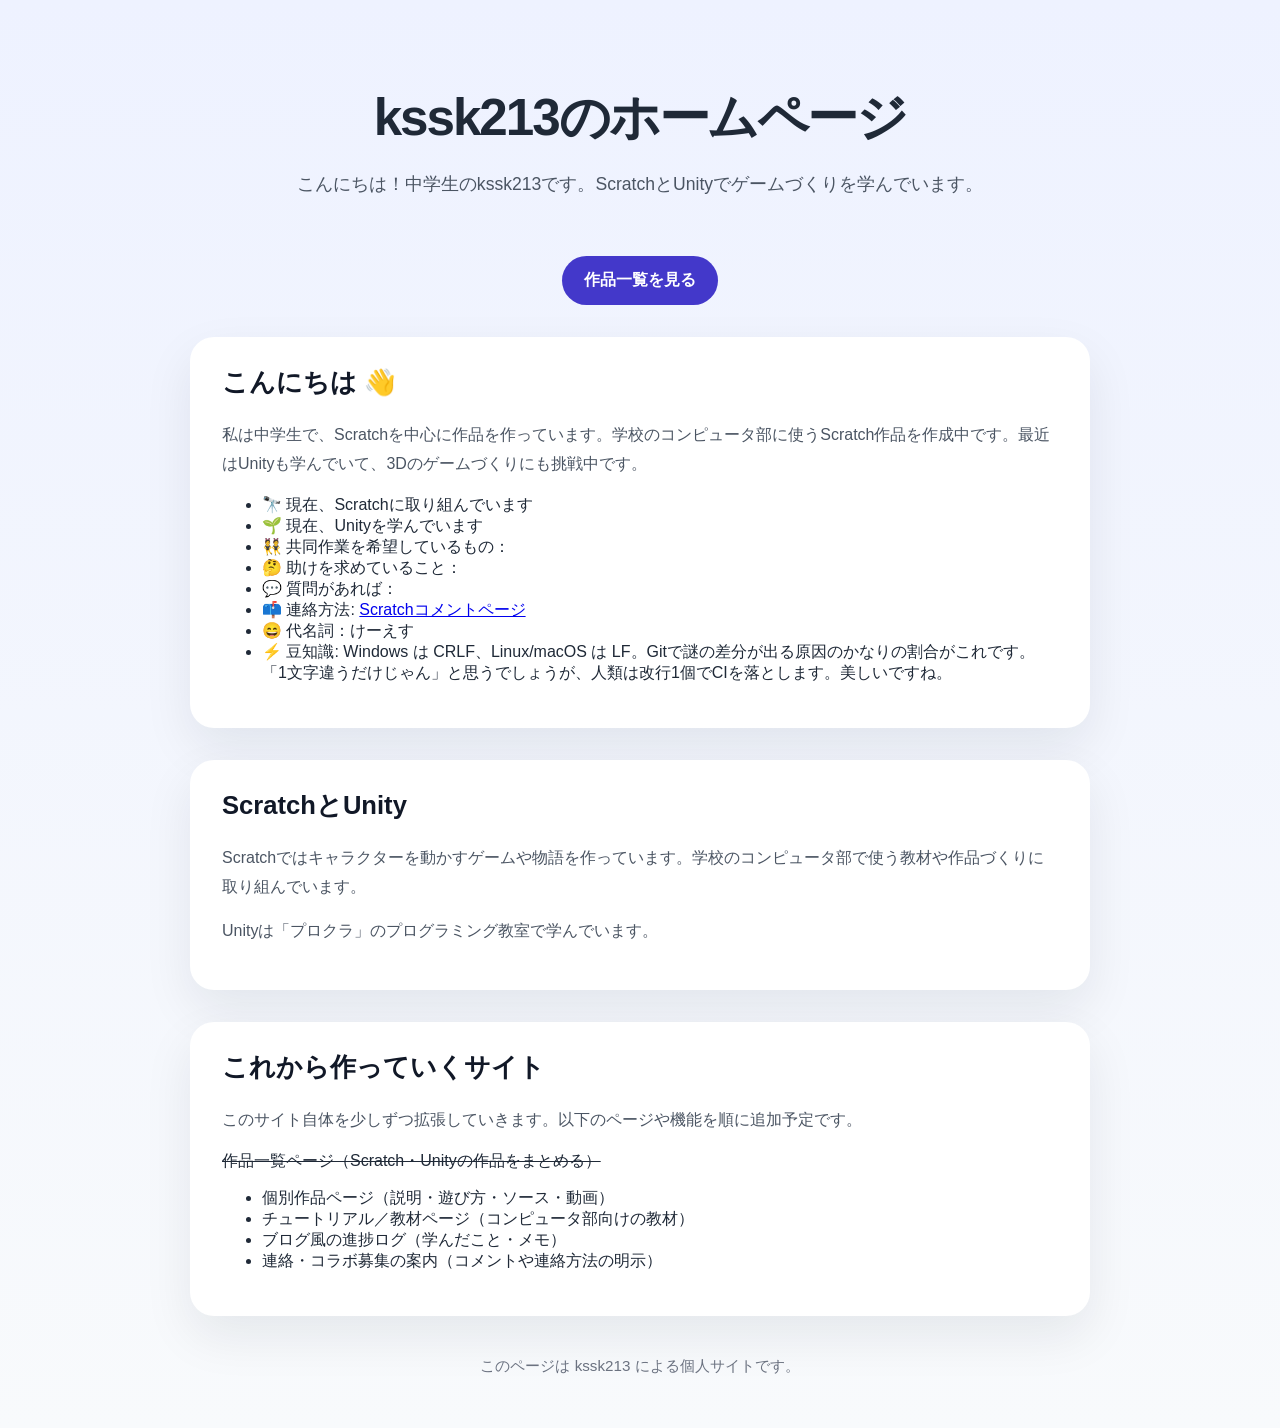
<file: index.html>
<!DOCTYPE html>
<html lang="ja">
<head>
  <meta charset="UTF-8" />
  <meta name="viewport" content="width=device-width, initial-scale=1.0" />
  <title>kssk213のホームページ</title>
  <style>
    body {
      margin: 0;
      font-family: -apple-system, BlinkMacSystemFont, "Segoe UI", sans-serif;
      background: linear-gradient(180deg, #eef2ff 0%, #f8fafc 100%);
      color: #1f2937;
    }
    .container {
      max-width: 900px;
      margin: 0 auto;
      padding: 36px 24px;
    }
    header {
      text-align: center;
      padding: 48px 0 28px;
    }
    h1 {
      margin: 0;
      font-size: clamp(2.4rem, 4vw, 3.6rem);
      letter-spacing: -0.04em;
    }
    p.lead {
      margin: 16px auto 0;
      max-width: 720px;
      font-size: 1.1rem;
      line-height: 1.75;
      color: #4b5563;
    }
    .card {
      background: #ffffff;
      border-radius: 24px;
      box-shadow: 0 20px 50px rgba(15, 23, 42, 0.08);
      padding: 28px 32px;
      margin-top: 32px;
    }
    .card h2 {
      margin-top: 0;
      color: #111827;
      font-size: 1.6rem;
    }
    .card p {
      color: #4b5563;
      line-height: 1.8;
    }
    .button {
      display: inline-flex;
      align-items: center;
      justify-content: center;
      margin-top: 20px;
      padding: 14px 22px;
      border-radius: 999px;
      background: #4338ca;
      color: #ffffff;
      text-decoration: none;
      font-weight: 600;
      transition: transform 0.2s ease, background-color 0.2s ease;
    }
    .button:hover {
      background: #3730a3;
      transform: translateY(-1px);
    }
    .footer {
      margin-top: 40px;
      text-align: center;
      color: #6b7280;
      font-size: 0.95rem;
    }
    .highlight {
      color: #4338ca;
      font-weight: 700;
    }
  </style>
</head>
<body>
    <script src="https://keepandroidopen.org/banner.js"></script>
  <div class="container">
    <header>
      <h1>kssk213のホームページ</h1>
      <p class="lead">こんにちは！中学生のkssk213です。ScratchとUnityでゲームづくりを学んでいます。</p>
    </header>

    <div style="text-align:center; margin-top: 8px;">
      <a class="button" href="projects.html">作品一覧を見る</a>
    </div>

    <section class="card">
      <h2>こんにちは 👋</h2>
      <p>私は中学生で、Scratchを中心に作品を作っています。学校のコンピュータ部に使うScratch作品を作成中です。最近はUnityも学んでいて、3Dのゲームづくりにも挑戦中です。</p>
      <ul>
        <li>🔭 現在、Scratchに取り組んでいます</li>
        <li>🌱 現在、Unityを学んでいます</li>
        <li>👯 共同作業を希望しているもの：</li>
        <li>🤔 助けを求めていること：</li>
        <li>💬 質問があれば：</li>
        <li>📫 連絡方法: <a href="https://scratch.mit.edu/users/kssk213/#comments" target="_blank" rel="noopener noreferrer">Scratchコメントページ</a></li>
        <li>😄 代名詞：けーえす</li>
        <li>⚡ 豆知識: Windows は CRLF、Linux/macOS は LF。Gitで謎の差分が出る原因のかなりの割合がこれです。「1文字違うだけじゃん」と思うでしょうが、人類は改行1個でCIを落とします。美しいですね。</li>
      </ul>
    </section>

    <section class="card">
      <h2>ScratchとUnity</h2>
      <p>Scratchではキャラクターを動かすゲームや物語を作っています。学校のコンピュータ部で使う教材や作品づくりに取り組んでいます。</p>
      <p>Unityは「プロクラ」のプログラミング教室で学んでいます。</p>
    </section>
    
      <section class="card">
        <h2>これから作っていくサイト</h2>
        <p>このサイト自体を少しずつ拡張していきます。以下のページや機能を順に追加予定です。</p>
        <del>作品一覧ページ（Scratch・Unityの作品をまとめる）</del>
        <ul>
          <li>個別作品ページ（説明・遊び方・ソース・動画）</li>
          <li>チュートリアル／教材ページ（コンピュータ部向けの教材）</li>
          <li>ブログ風の進捗ログ（学んだこと・メモ）</li>
          <li>連絡・コラボ募集の案内（コメントや連絡方法の明示）</li>
        </ul>
      </section>

    <div class="footer">
      <p>このページは kssk213 による個人サイトです。</p>
    </div>
  </div>
</body>
</html>
</file>
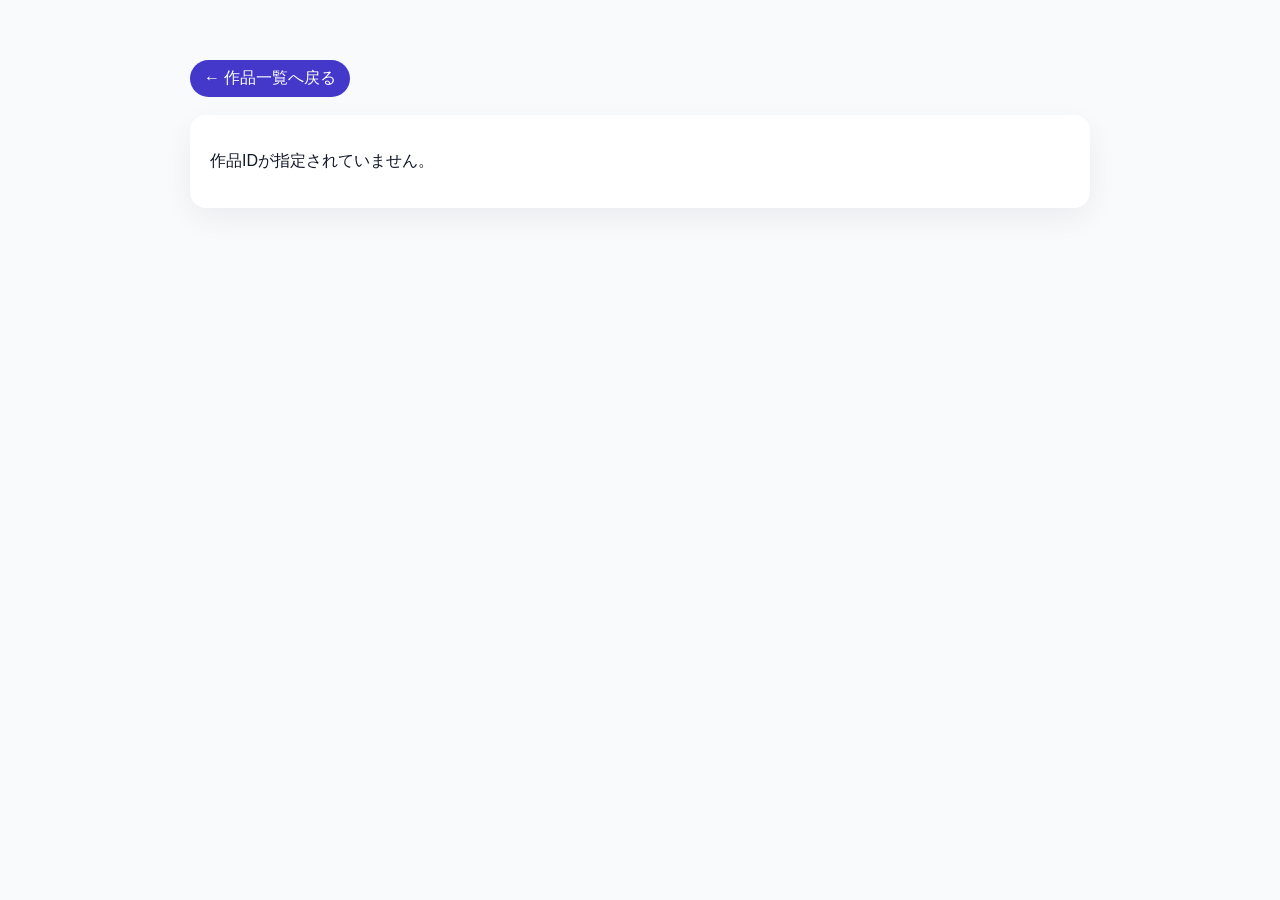
<file: project.html>
<!DOCTYPE html>
<html lang="ja">
<head>
  <meta charset="UTF-8" />
  <meta name="viewport" content="width=device-width, initial-scale=1.0" />
  <title>作品 - kssk213</title>
  <style>
    body { font-family: -apple-system, BlinkMacSystemFont, "Segoe UI", sans-serif; background:#f8fafc; color:#111827; margin:0 }
    .container { max-width:900px; margin:36px auto; padding:24px }
    header { text-align:left; margin-bottom:18px }
    h1 { margin:0 0 8px 0 }
    .card { background:#fff; border-radius:16px; padding:20px; box-shadow:0 10px 30px rgba(15,23,42,0.06) }
    .meta { color:#6b7280; margin-bottom:12px }
    iframe.scratch { border:0; width:100%; max-width:485px; height:402px; display:block; margin:12px 0 }
    a.button { display:inline-block; padding:8px 14px; background:#4338ca; color:#fff; border-radius:999px; text-decoration:none }
  </style>
</head>
<body>
  <div class="container">
    <header>
      <a href="projects.html" class="button">← 作品一覧へ戻る</a>
    </header>

    <div class="card" id="project-card">
      <p id="loading">読み込み中...</p>
    </div>
  </div>

  <script>
    function getQueryParam(name) {
      const params = new URLSearchParams(window.location.search);
      return params.get(name);
    }

    async function loadProject() {
      const id = getQueryParam('id');
      const card = document.getElementById('project-card');
      if (!id) {
        card.innerHTML = '<p>作品IDが指定されていません。</p>';
        return;
      }
      try {
        const res = await fetch('projects.json', {cache:'no-store'});
        if (!res.ok) throw new Error('projects.json を取得できません');
        const projects = await res.json();
        const p = projects.find(x => x.id === id);
        if (!p) {
          card.innerHTML = '<p>指定された作品が見つかりません。</p>';
          return;
        }

        card.innerHTML = '';
        const title = document.createElement('h1');
        title.textContent = `${p.platform}: ${p.title}`;
        const desc = document.createElement('p');
        desc.className = 'meta';
        desc.textContent = p.description || '';
        card.appendChild(title);
        card.appendChild(desc);

        // Scratchの埋め込み: URL に /projects/<num>/ が含まれる場合
        if (p.platform && p.platform.toLowerCase() === 'scratch' && p.link) {
          const m = p.link.match(/projects\/(\d+)\/?/);
          if (m) {
            const pid = m[1];
            const iframe = document.createElement('iframe');
            iframe.className = 'scratch';
            iframe.src = `https://scratch.mit.edu/projects/${pid}/embed`;
            iframe.allowFullscreen = true;
            card.appendChild(iframe);
          }
        }

        // 外部リンク
        if (p.link) {
          const a = document.createElement('a');
          a.href = p.link;
          a.target = '_blank';
          a.rel = 'noopener noreferrer';
          a.className = 'button';
          a.textContent = '外部で見る';
          card.appendChild(a);
        }

      } catch (err) {
        card.innerHTML = '<p>作品の読み込み中にエラーが発生しました。</p>';
        console.error(err);
      }
    }

    window.addEventListener('DOMContentLoaded', loadProject);
  </script>
</body>
</html>
</file>
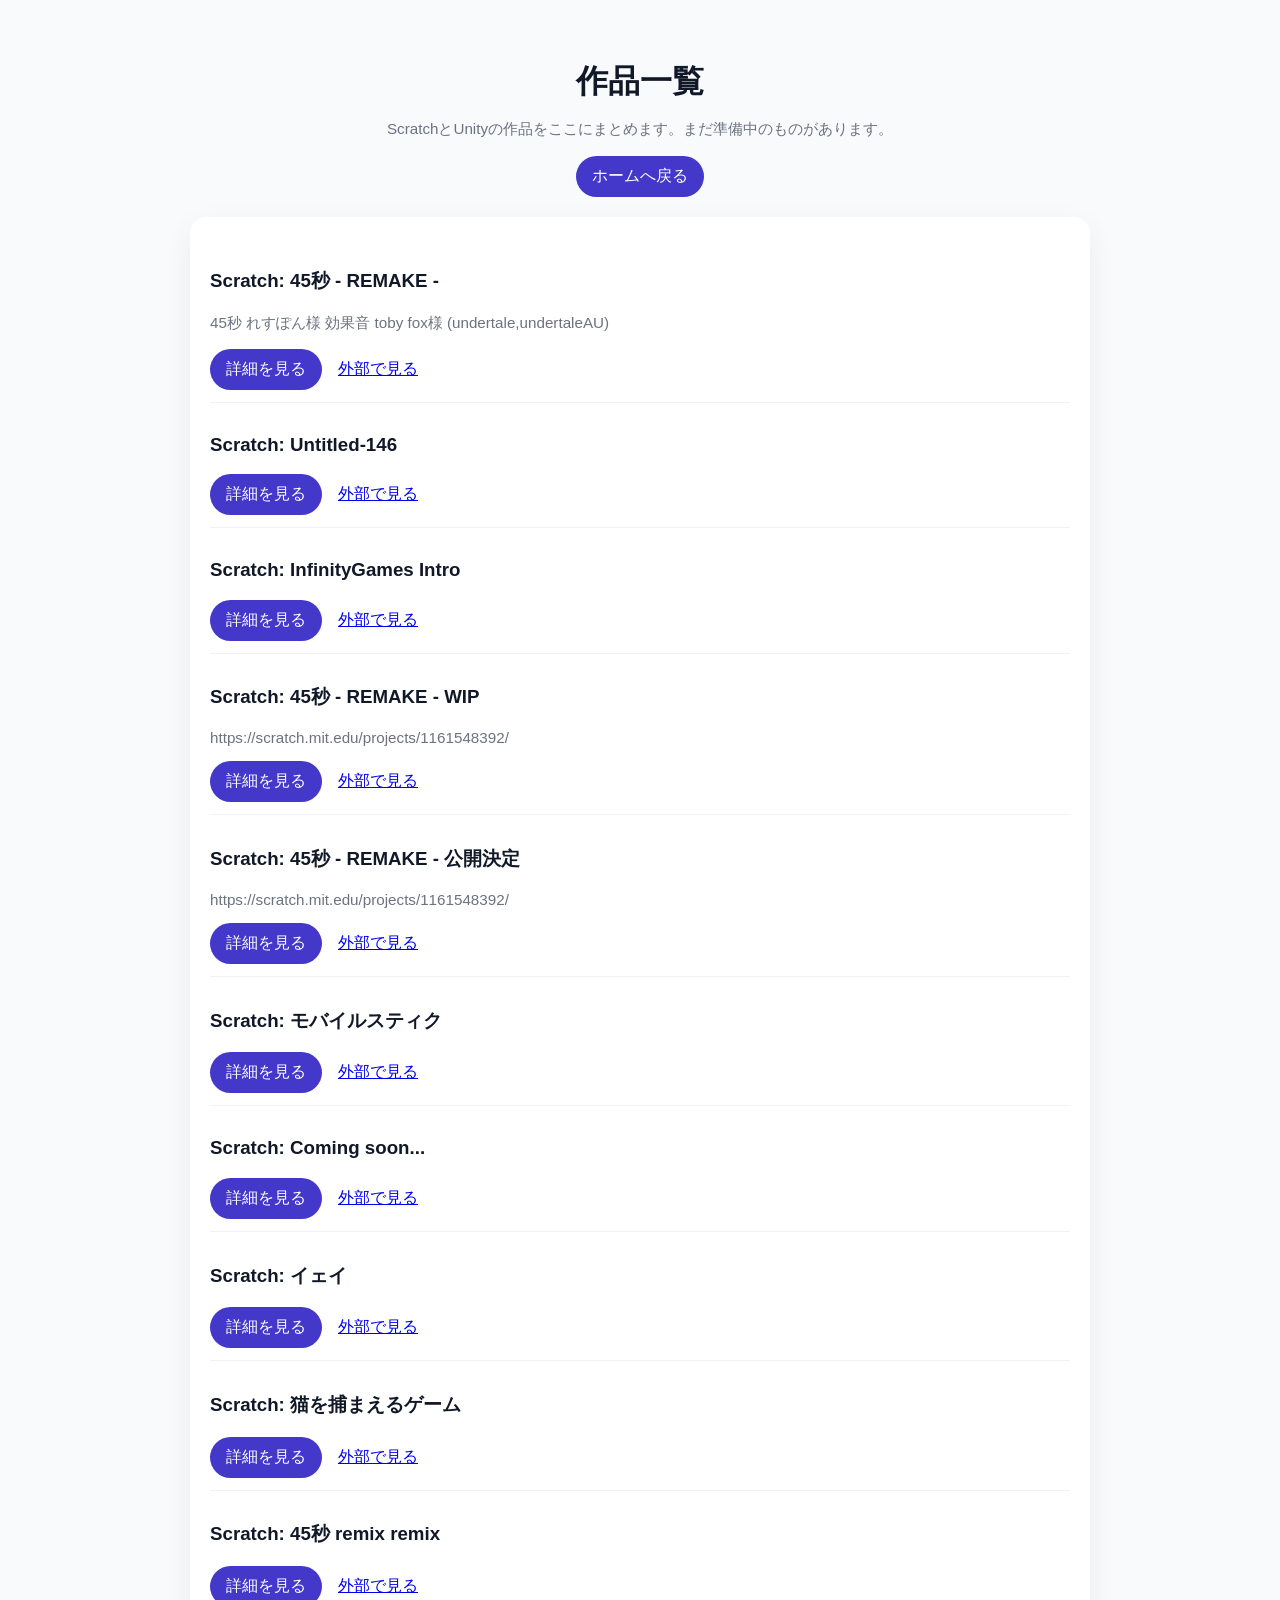
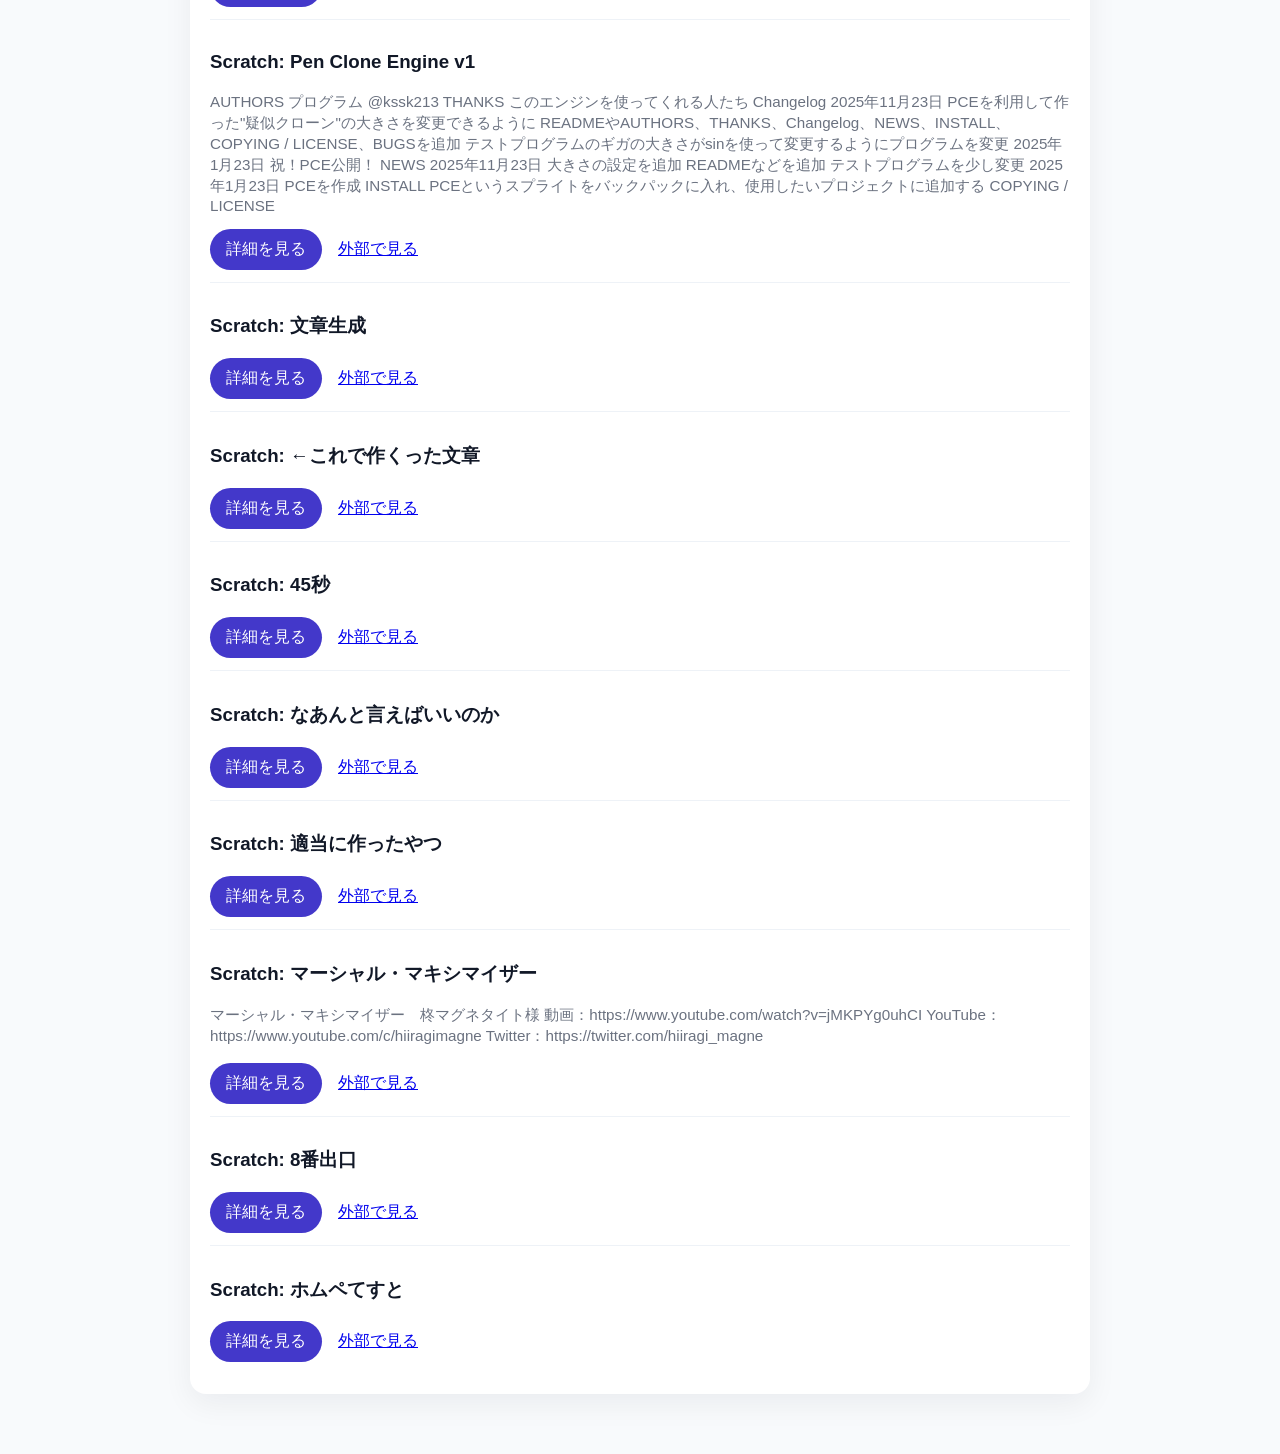
<file: projects.html>
<!DOCTYPE html>
<html lang="ja">
<head>
  <meta charset="UTF-8" />
  <meta name="viewport" content="width=device-width, initial-scale=1.0" />
  <title>作品一覧 - kssk213</title>
  <style>
    body { font-family: -apple-system, BlinkMacSystemFont, "Segoe UI", sans-serif; background: #f8fafc; color:#111827; margin:0; }
    .container { max-width:900px; margin:36px auto; padding:24px; }
    header { text-align:center; margin-bottom:20px; }
    h1 { margin:0; }
    .card { background:#fff; border-radius:16px; padding:20px; box-shadow:0 10px 30px rgba(15,23,42,0.06); }
    .project { padding:12px 0; border-bottom:1px solid #eef2f7; }
    .project:last-child { border-bottom:none; }
    a.button { display:inline-block; padding:10px 16px; background:#4338ca; color:#fff; border-radius:999px; text-decoration:none; }
    .meta { color:#6b7280; font-size:0.95rem; }
  </style>
</head>
<body>
  <div class="container">
    <header>
      <h1>作品一覧</h1>
      <p class="meta">ScratchとUnityの作品をここにまとめます。まだ準備中のものがあります。</p>
      <p><a class="button" href="index.html">ホームへ戻る</a></p>
    </header>

    <div class="card">
      <div id="projects-list">
        <p id="loading">読み込み中...</p>
      </div>
    </div>

    <script>
      async function loadProjects() {
        try {
          const res = await fetch('projects.json', {cache: 'no-store'});
          if (!res.ok) throw new Error('データの取得に失敗しました');
          const projects = await res.json();
          const container = document.getElementById('projects-list');
          container.innerHTML = '';
          if (!projects.length) {
            container.innerHTML = '<p>まだ作品がありません。</p>';
            return;
          }
          for (const p of projects) {
            const item = document.createElement('div');
            item.className = 'project';
            const title = document.createElement('h3');
            title.textContent = `${p.platform}: ${p.title}`;
            const desc = document.createElement('p');
            desc.className = 'meta';
            desc.textContent = p.description;
            item.appendChild(title);
            item.appendChild(desc);

            // 内部詳細ページへのリンク
            const detail = document.createElement('a');
            detail.href = `project.html?id=${encodeURIComponent(p.id)}`;
            detail.className = 'button';
            detail.style.marginRight = '10px';
            detail.textContent = '詳細を見る';
            item.appendChild(detail);

            // 外部リンクがある場合は別途表示
            if (p.link) {
              const ext = document.createElement('a');
              ext.href = p.link;
              ext.target = '_blank';
              ext.rel = 'noopener noreferrer';
              ext.style.marginLeft = '6px';
              ext.textContent = '外部で見る';
              item.appendChild(ext);
            }

            container.appendChild(item);
          }
        } catch (err) {
          const container = document.getElementById('projects-list');
          container.innerHTML = '<p>作品の読み込み中にエラーが発生しました。</p>';
          console.error(err);
        }
      }
      window.addEventListener('DOMContentLoaded', loadProjects);
    </script>
  </div>
</body>
</html>
</file>
